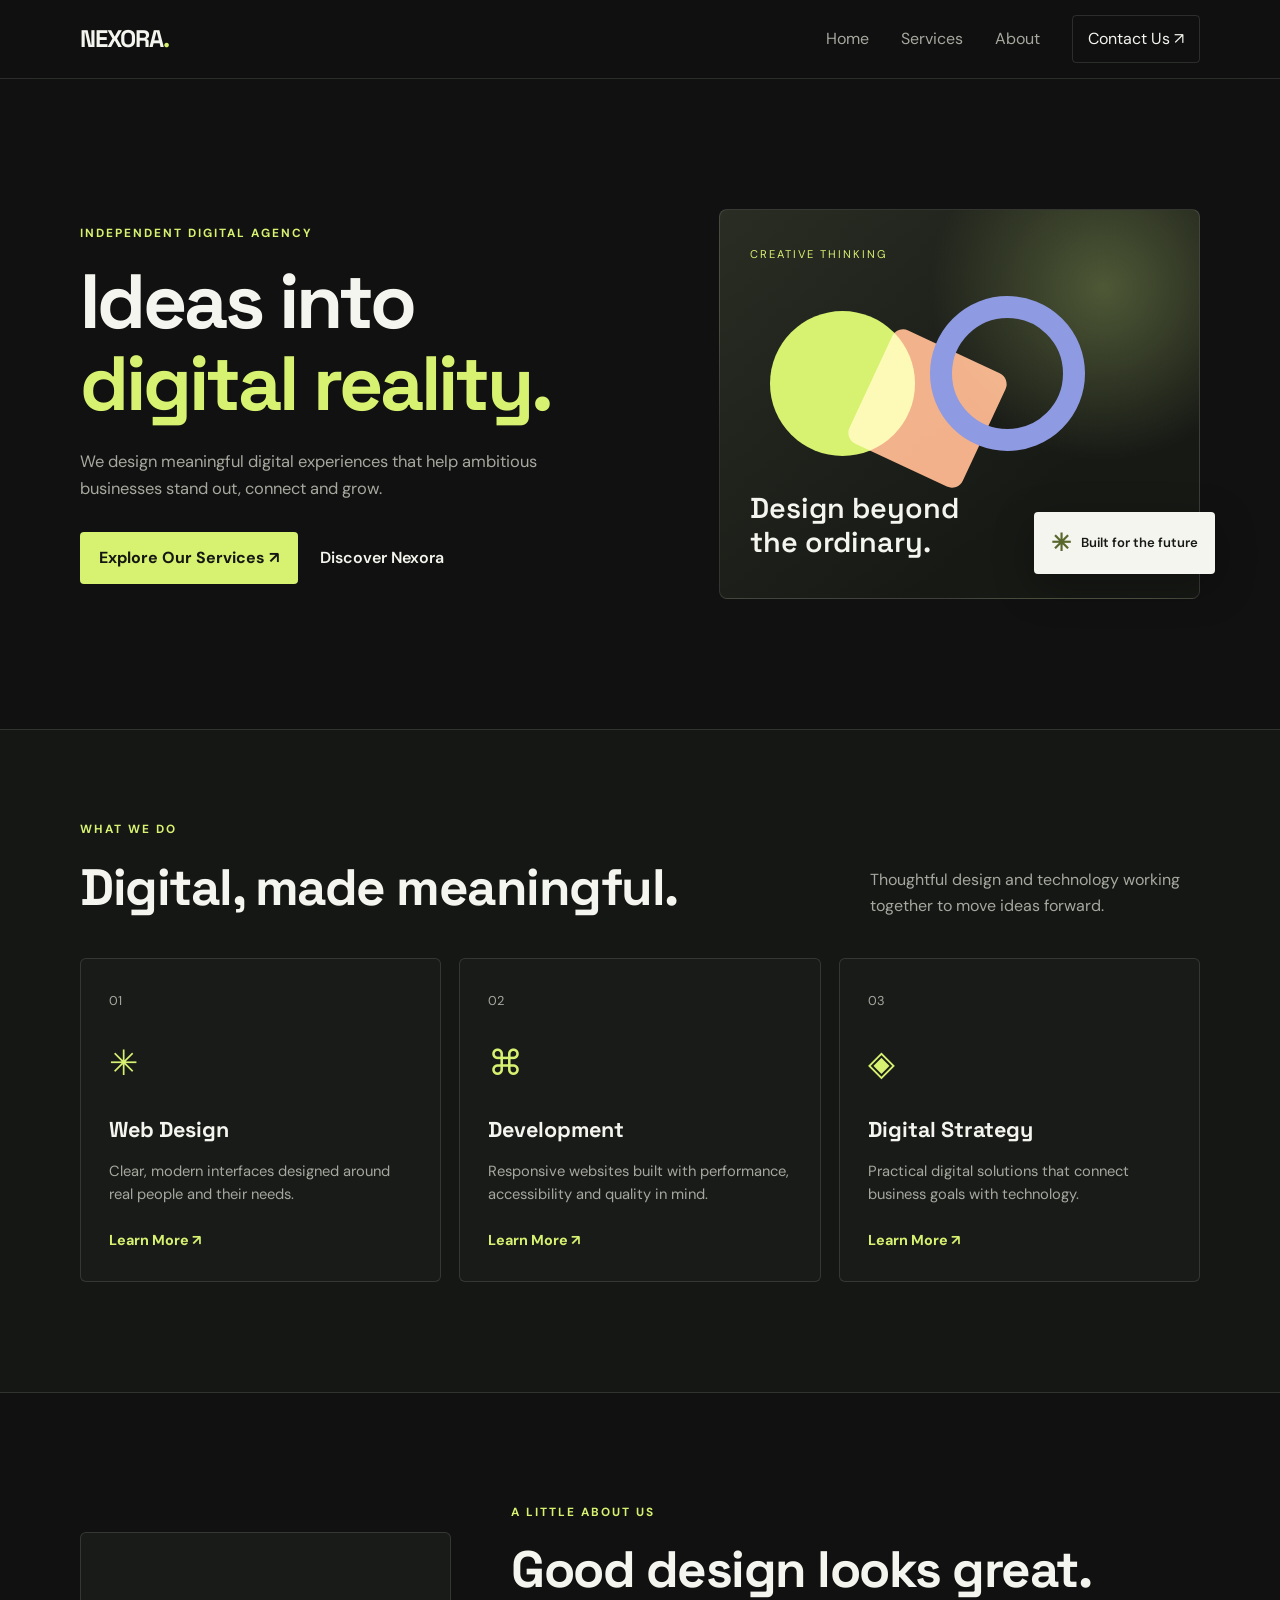
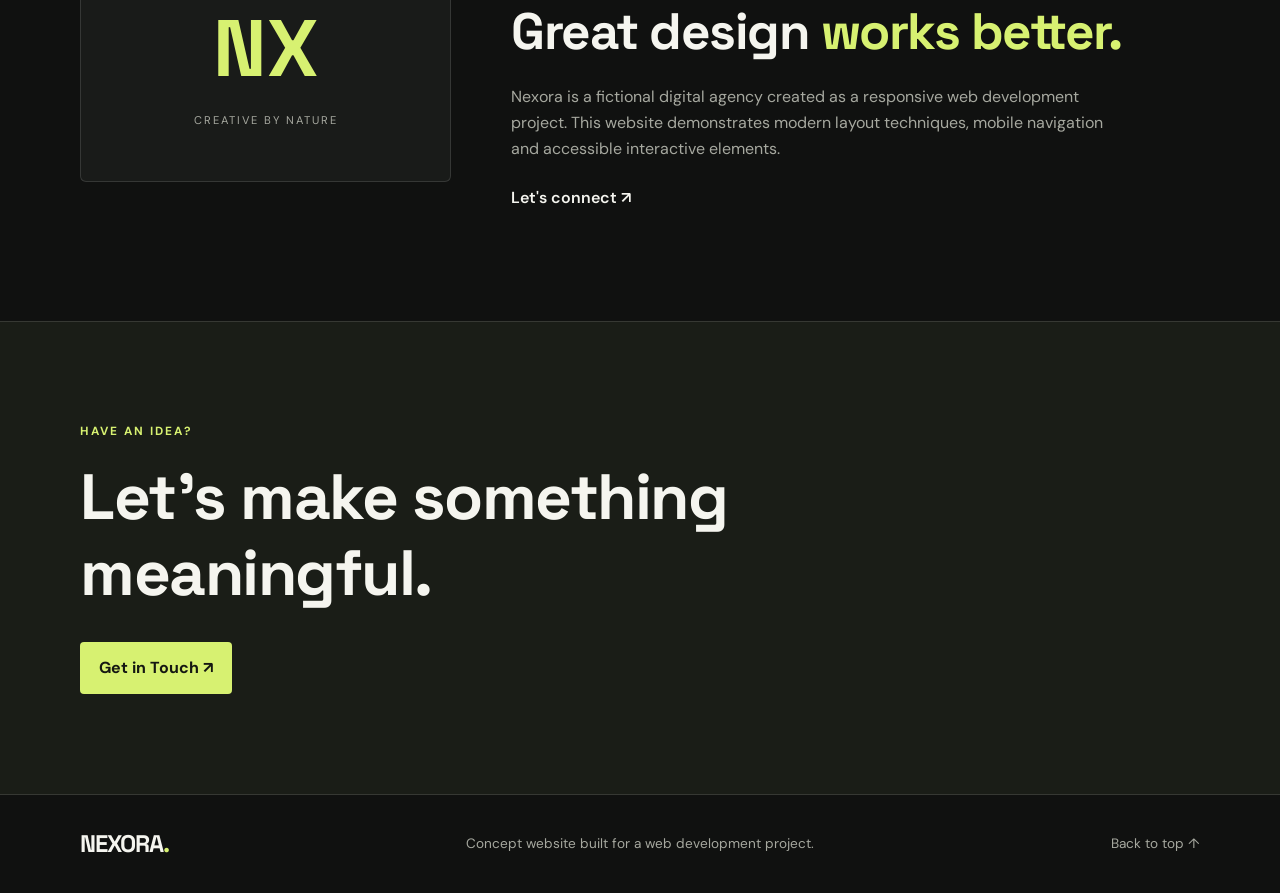
<file: Project-3-Responsive-Website/index.html>
<!DOCTYPE html>

<html lang="en">
<head>
    <meta charset="UTF-8">
    <meta name="viewport" content="width=device-width, initial-scale=1.0">


<meta name="description" content="Nexora is a creative digital agency building modern digital experiences.">

<title>Nexora — Digital Experiences</title>

<link rel="stylesheet" href="style.css">
<script src="script.js" defer></script>


</head>

<body>


<header class="site-header">
    <nav class="navbar container" aria-label="Main navigation">

        <a href="#home" class="logo">NEXORA<span>.</span></a>

        <button
            class="menu-toggle"
            id="menuToggle"
            aria-label="Open navigation menu"
            aria-expanded="false"
            aria-controls="navLinks"
        >
            <span></span>
            <span></span>
            <span></span>
        </button>

        <div class="nav-links" id="navLinks">
            <a href="#home">Home</a>
            <a href="#services">Services</a>
            <a href="#about">About</a>
            <a href="#contact" class="nav-contact">Contact Us ↗</a>
        </div>

    </nav>
</header>

<main>

    <section class="hero container" id="home">

        <div class="hero-content">
            <p class="eyebrow">INDEPENDENT DIGITAL AGENCY</p>

            <h1>
                Ideas into<br>
                <span>digital reality.</span>
            </h1>

            <p class="hero-description">
                We design meaningful digital experiences that help
                ambitious businesses stand out, connect and grow.
            </p>

            <div class="hero-actions">
                <a href="#services" class="primary-button">
                    Explore Our Services ↗
                </a>

                <a href="#about" class="secondary-link">
                    Discover Nexora
                </a>
            </div>
        </div>

        <div class="hero-visual">
            <div class="visual-card visual-card-main">
                <span class="visual-label">CREATIVE THINKING</span>

                <div class="visual-shape">
                    <div class="shape-circle"></div>
                    <div class="shape-square"></div>
                    <div class="shape-ring"></div>
                </div>

                <p>Design beyond<br>the ordinary.</p>
            </div>

            <div class="floating-badge">
                <span>✳</span>
                Built for the future
            </div>
        </div>

    </section>

    <section class="services-section" id="services">
        <div class="container">

            <div class="section-heading">
                <div>
                    <p class="eyebrow">WHAT WE DO</p>
                    <h2>Digital, made meaningful.</h2>
                </div>

                <p>
                    Thoughtful design and technology
                    working together to move ideas forward.
                </p>
            </div>

            <div class="services-grid">

                <article class="service-card">
                    <span class="service-number">01</span>
                    <div class="service-icon">✳</div>
                    <h3>Web Design</h3>
                    <p>
                        Clear, modern interfaces designed
                        around real people and their needs.
                    </p>
                    <a href="#contact">Learn More ↗</a>
                </article>

                <article class="service-card">
                    <span class="service-number">02</span>
                    <div class="service-icon">⌘</div>
                    <h3>Development</h3>
                    <p>
                        Responsive websites built with
                        performance, accessibility and quality in mind.
                    </p>
                    <a href="#contact">Learn More ↗</a>
                </article>

                <article class="service-card">
                    <span class="service-number">03</span>
                    <div class="service-icon">◈</div>
                    <h3>Digital Strategy</h3>
                    <p>
                        Practical digital solutions that
                        connect business goals with technology.
                    </p>
                    <a href="#contact">Learn More ↗</a>
                </article>

            </div>

        </div>
    </section>

    <section class="about-section container" id="about">

        <div class="about-marker">
            <span>NX</span>
            <p>CREATIVE BY NATURE</p>
        </div>

        <div class="about-content">
            <p class="eyebrow">A LITTLE ABOUT US</p>

            <h2>
                Good design looks great.<br>
                Great design <span>works better.</span>
            </h2>

            <p>
                Nexora is a fictional digital agency created as a
                responsive web development project. This website
                demonstrates modern layout techniques, mobile
                navigation and accessible interactive elements.
            </p>

            <a href="#contact" class="text-link">
                Let's connect ↗
            </a>
        </div>

    </section>

    <section class="contact-section" id="contact">
        <div class="container contact-content">
            <p class="eyebrow">HAVE AN IDEA?</p>

            <h2>Let's make something<br>meaningful.</h2>

            <a href="mailto:hello@example.com" class="primary-button">
                Get in Touch ↗
            </a>
        </div>
    </section>

</main>

<footer class="site-footer">
    <div class="container footer-content">
        <a href="#home" class="logo">NEXORA<span>.</span></a>

        <p>Concept website built for a web development project.</p>

        <a href="#home">Back to top ↑</a>
    </div>
</footer>


</body>
</html>
</file>
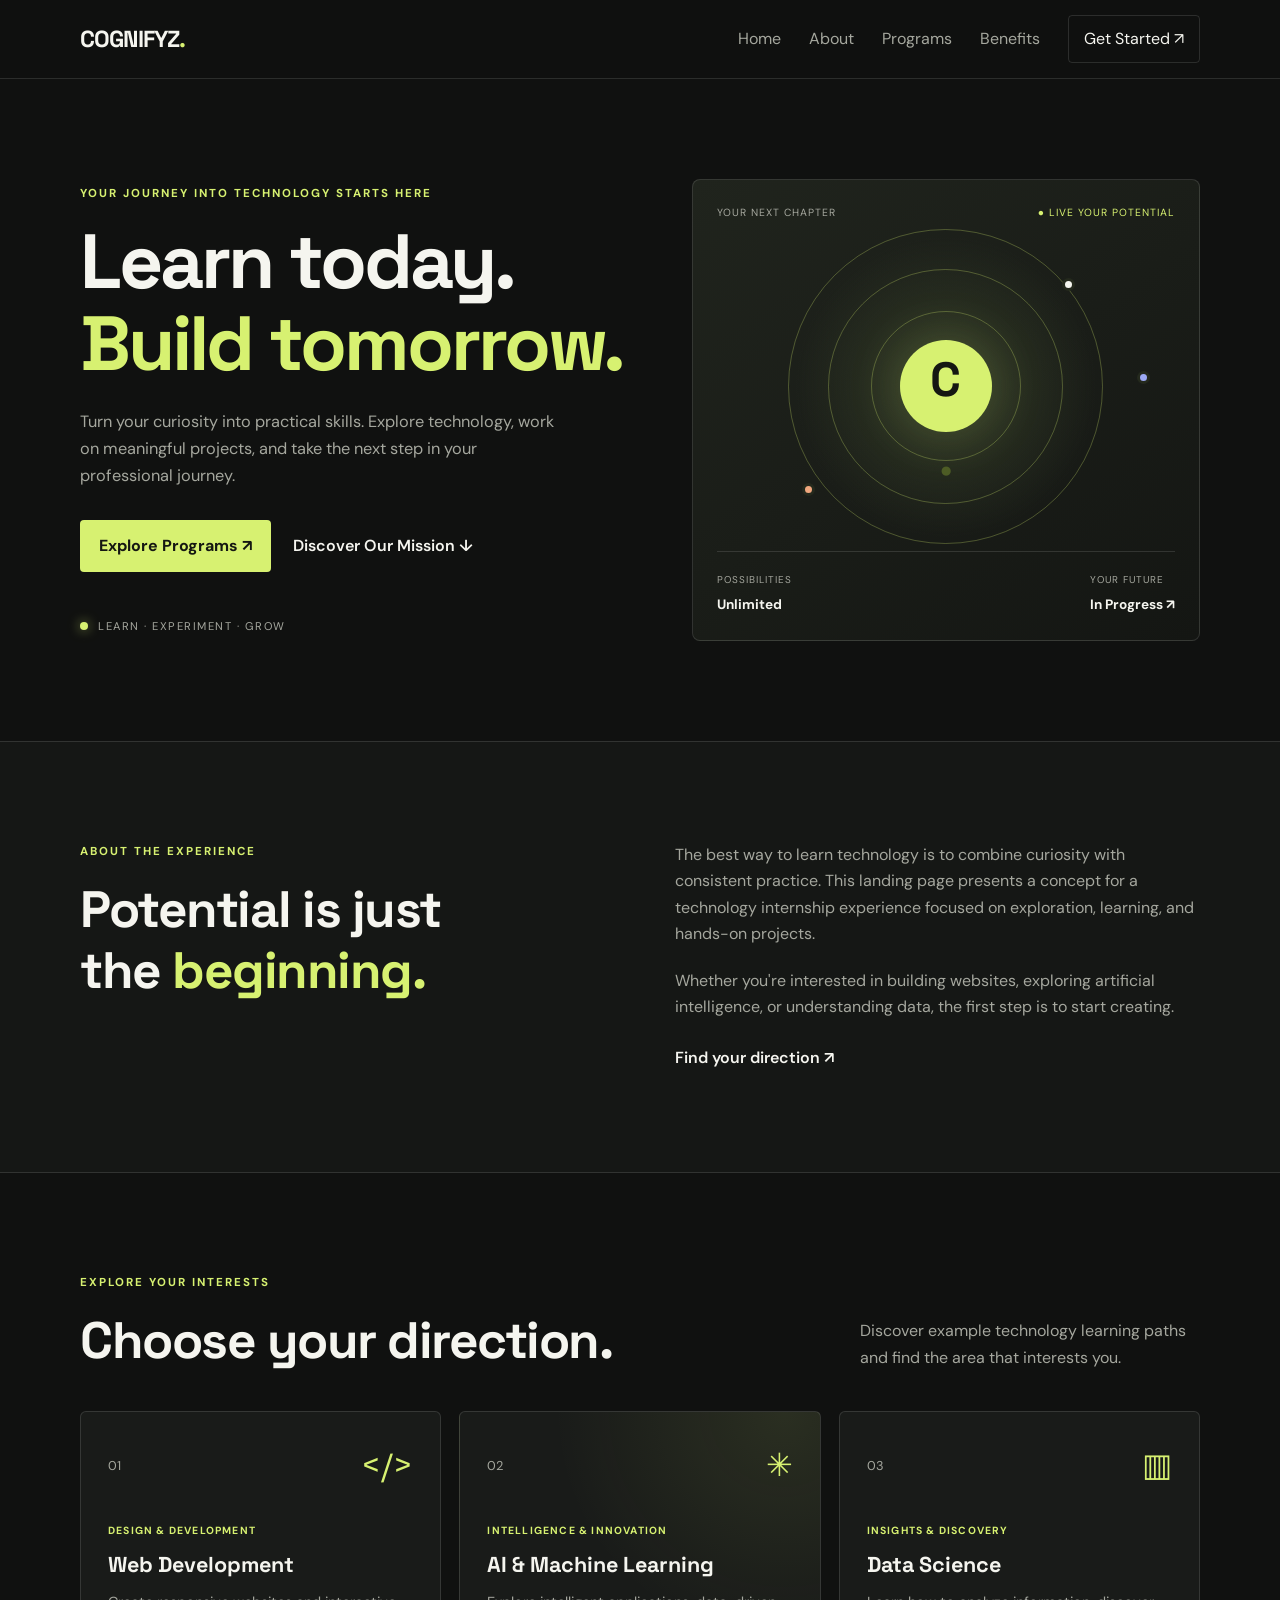
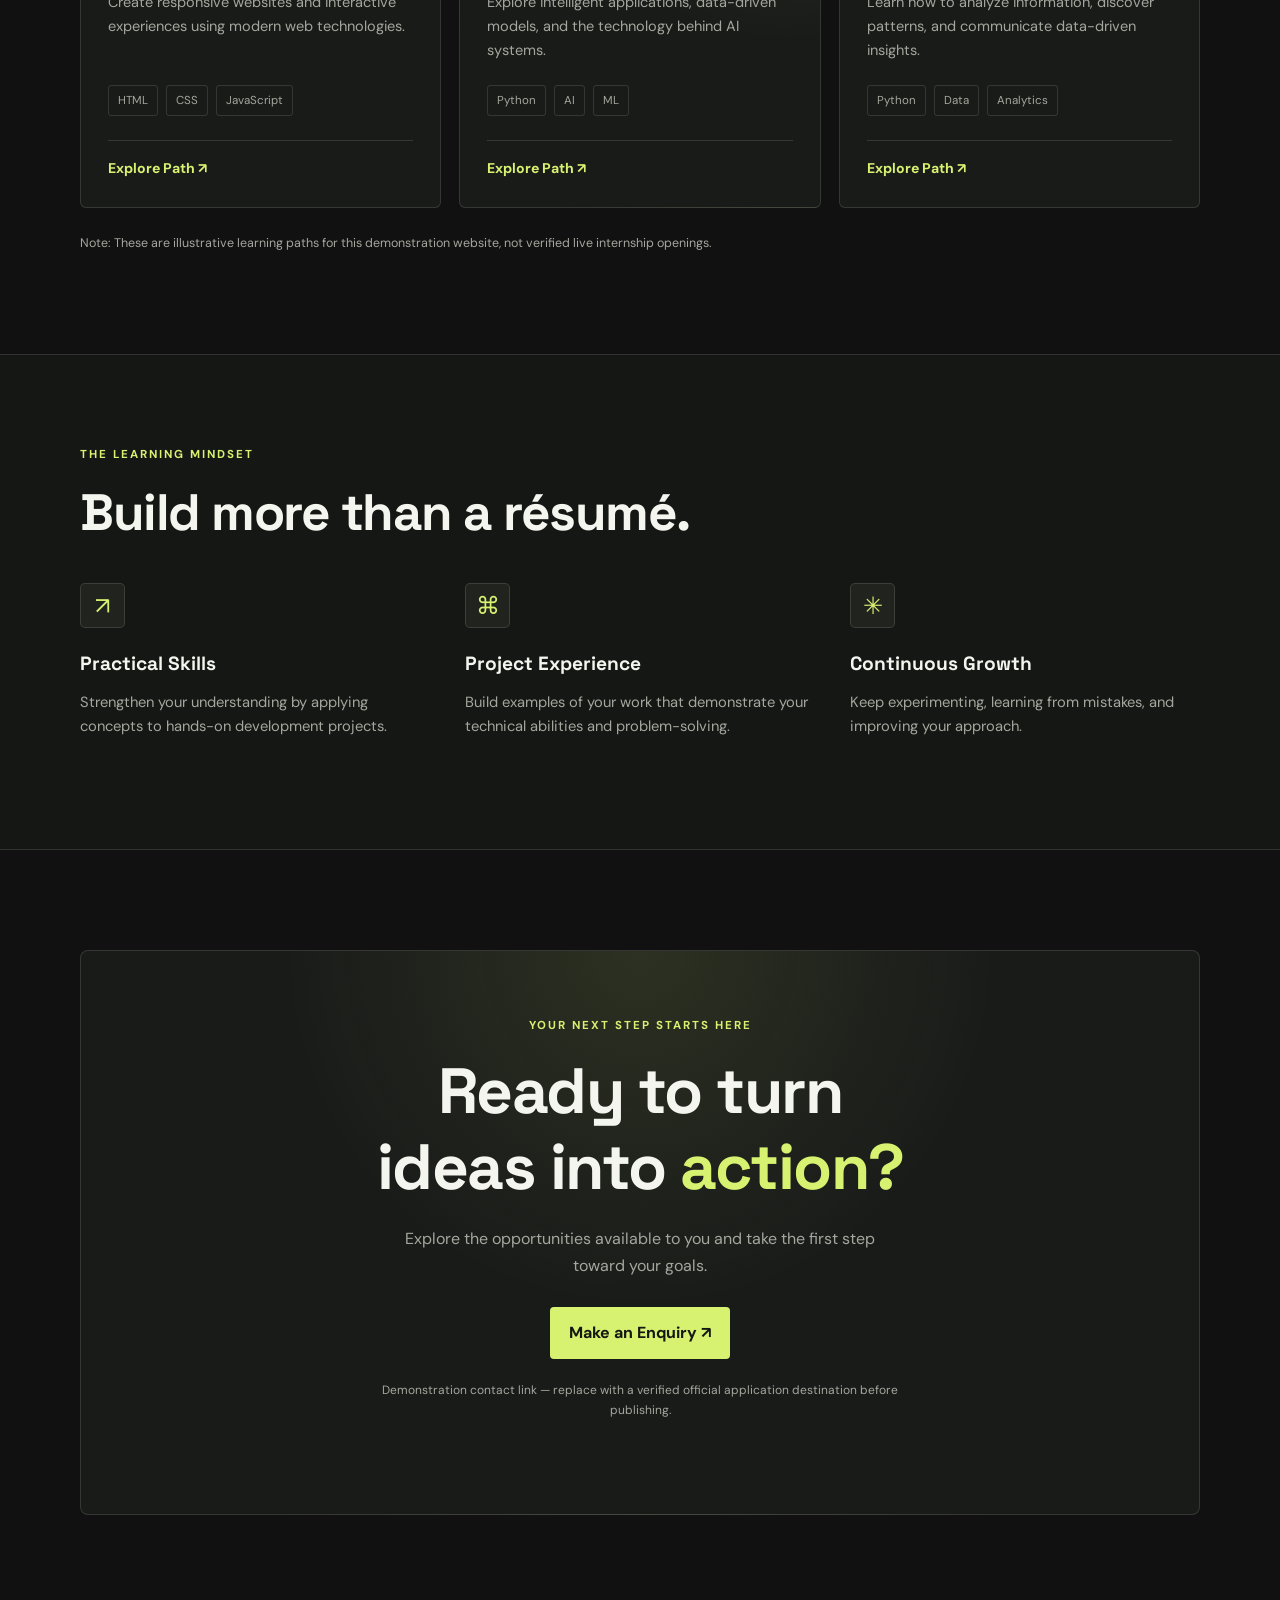
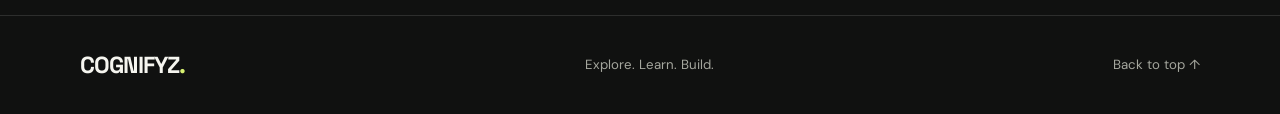
<file: Project-4-Internship-Landing-Page/index.html>
<!DOCTYPE html>

<html lang="en">
<head>
    <meta charset="UTF-8">
    <meta name="viewport" content="width=device-width, initial-scale=1.0">


<meta name="description" content="Explore technology, develop practical skills, and build projects through the Cognifyz internship landing page demo.">

<title>Cognifyz | Explore. Learn. Build.</title>

<link rel="stylesheet" href="style.css">
<script src="script.js" defer></script>


</head>

<body>


<header class="site-header">
    <nav class="navbar container" aria-label="Main navigation">

        <a href="#home" class="logo">
            COGNIFYZ<span>.</span>
        </a>

        <button
            class="menu-toggle"
            id="menuToggle"
            aria-label="Open navigation menu"
            aria-expanded="false"
            aria-controls="navLinks"
        >
            <span></span>
            <span></span>
            <span></span>
        </button>

        <div class="nav-links" id="navLinks">
            <a href="#home">Home</a>
            <a href="#about">About</a>
            <a href="#programs">Programs</a>
            <a href="#benefits">Benefits</a>
            <a href="#contact" class="nav-cta">Get Started ↗</a>
        </div>

    </nav>
</header>

<main>

    <!-- Hero -->
    <section class="hero container" id="home">

        <div class="hero-content">
            <p class="eyebrow">
                YOUR JOURNEY INTO TECHNOLOGY STARTS HERE
            </p>

            <h1>
                Learn today.<br>
                <span>Build tomorrow.</span>
            </h1>

            <p class="hero-description">
                Turn your curiosity into practical skills.
                Explore technology, work on meaningful projects,
                and take the next step in your professional journey.
            </p>

            <div class="hero-actions">
                <a href="#programs" class="primary-button">
                    Explore Programs ↗
                </a>

                <a href="#about" class="secondary-link">
                    Discover Our Mission ↓
                </a>
            </div>

            <div class="hero-note">
                <span class="status-dot"></span>
                LEARN · EXPERIMENT · GROW
            </div>
        </div>

        <div class="hero-visual">
            <div class="visual-panel">
                <div class="panel-top">
                    <span>YOUR NEXT CHAPTER</span>
                    <span class="panel-indicator">● LIVE YOUR POTENTIAL</span>
                </div>

                <div class="visual-orbit">
                    <div class="orbit orbit-one"></div>
                    <div class="orbit orbit-two"></div>
                    <div class="orbit orbit-three"></div>
                    <div class="orbit-core">C<span>.</span></div>
                    <div class="orbit-point point-one"></div>
                    <div class="orbit-point point-two"></div>
                    <div class="orbit-point point-three"></div>
                </div>

                <div class="panel-bottom">
                    <div>
                        <span class="panel-label">POSSIBILITIES</span>
                        <strong>Unlimited</strong>
                    </div>

                    <div>
                        <span class="panel-label">YOUR FUTURE</span>
                        <strong>In Progress ↗</strong>
                    </div>
                </div>
            </div>
        </div>

    </section>

    <!-- About -->
    <section class="about-section" id="about">
        <div class="container about-grid">

            <div>
                <p class="eyebrow">ABOUT THE EXPERIENCE</p>

                <h2>
                    Potential is just<br>
                    the <span>beginning.</span>
                </h2>
            </div>

            <div class="about-copy">
                <p>
                    The best way to learn technology is to combine
                    curiosity with consistent practice. This landing
                    page presents a concept for a technology internship
                    experience focused on exploration, learning, and
                    hands-on projects.
                </p>

                <p>
                    Whether you're interested in building websites,
                    exploring artificial intelligence, or understanding
                    data, the first step is to start creating.
                </p>

                <a href="#programs" class="text-link">
                    Find your direction ↗
                </a>
            </div>

        </div>
    </section>

    <!-- Programs -->
    <section class="programs-section" id="programs">
        <div class="container">

            <div class="section-heading">
                <div>
                    <p class="eyebrow">EXPLORE YOUR INTERESTS</p>
                    <h2>Choose your direction.</h2>
                </div>

                <p>
                    Discover example technology learning paths
                    and find the area that interests you.
                </p>
            </div>

            <div class="program-grid">

                <article class="program-card">
                    <div class="program-top">
                        <span class="program-number">01</span>
                        <span class="program-icon">&lt;/&gt;</span>
                    </div>

                    <p class="program-category">DESIGN & DEVELOPMENT</p>

                    <h3>Web Development</h3>

                    <p class="program-description">
                        Create responsive websites and interactive
                        experiences using modern web technologies.
                    </p>

                    <div class="program-tags">
                        <span>HTML</span>
                        <span>CSS</span>
                        <span>JavaScript</span>
                    </div>

                    <a href="#contact" class="program-link">
                        Explore Path ↗
                    </a>
                </article>

                <article class="program-card featured-card">
                    <div class="program-top">
                        <span class="program-number">02</span>
                        <span class="program-icon">✳</span>
                    </div>

                    <p class="program-category">INTELLIGENCE & INNOVATION</p>

                    <h3>AI & Machine Learning</h3>

                    <p class="program-description">
                        Explore intelligent applications, data-driven
                        models, and the technology behind AI systems.
                    </p>

                    <div class="program-tags">
                        <span>Python</span>
                        <span>AI</span>
                        <span>ML</span>
                    </div>

                    <a href="#contact" class="program-link">
                        Explore Path ↗
                    </a>
                </article>

                <article class="program-card">
                    <div class="program-top">
                        <span class="program-number">03</span>
                        <span class="program-icon">▥</span>
                    </div>

                    <p class="program-category">INSIGHTS & DISCOVERY</p>

                    <h3>Data Science</h3>

                    <p class="program-description">
                        Learn how to analyze information, discover
                        patterns, and communicate data-driven insights.
                    </p>

                    <div class="program-tags">
                        <span>Python</span>
                        <span>Data</span>
                        <span>Analytics</span>
                    </div>

                    <a href="#contact" class="program-link">
                        Explore Path ↗
                    </a>
                </article>

            </div>

            <p class="demo-note">
                Note: These are illustrative learning paths for this
                demonstration website, not verified live internship openings.
            </p>

        </div>
    </section>

    <!-- Benefits -->
    <section class="benefits-section" id="benefits">
        <div class="container">

            <div class="section-heading">
                <div>
                    <p class="eyebrow">THE LEARNING MINDSET</p>
                    <h2>Build more than a résumé.</h2>
                </div>
            </div>

            <div class="benefits-grid">

                <article class="benefit-item">
                    <span class="benefit-icon">↗</span>
                    <h3>Practical Skills</h3>
                    <p>
                        Strengthen your understanding by applying
                        concepts to hands-on development projects.
                    </p>
                </article>

                <article class="benefit-item">
                    <span class="benefit-icon">⌘</span>
                    <h3>Project Experience</h3>
                    <p>
                        Build examples of your work that demonstrate
                        your technical abilities and problem-solving.
                    </p>
                </article>

                <article class="benefit-item">
                    <span class="benefit-icon">✳</span>
                    <h3>Continuous Growth</h3>
                    <p>
                        Keep experimenting, learning from mistakes,
                        and improving your approach.
                    </p>
                </article>

            </div>

        </div>
    </section>

    <!-- Contact CTA -->
    <section class="contact-section" id="contact">
        <div class="container contact-panel">

            <p class="eyebrow">YOUR NEXT STEP STARTS HERE</p>

            <h2>
                Ready to turn<br>
                ideas into <span>action?</span>
            </h2>

            <p>
                Explore the opportunities available to you
                and take the first step toward your goals.
            </p>

            <a
                href="mailto:hello@example.com?subject=Internship%20Enquiry"
                class="primary-button"
            >
                Make an Enquiry ↗
            </a>

            <p class="contact-note">
                Demonstration contact link — replace with a verified
                official application destination before publishing.
            </p>

        </div>
    </section>

</main>

<footer class="site-footer">
    <div class="container footer-content">

        <a href="#home" class="logo">COGNIFYZ<span>.</span></a>

        <p>Explore. Learn. Build.</p>

        <a href="#home" class="back-to-top">Back to top ↑</a>

    </div>
</footer>


</body>
</html>
</file>
<file: Project-3-Responsive-Website/style.css>
@import url('https://fonts.googleapis.com/css2?family=DM+Sans:wght@400;500;600;700&family=Space+Grotesk:wght@400;500;600;700&display=swap');

:root {
--background: #101110;
--surface: #191b19;
--text: #f5f5ef;
--muted: #a6a89f;
--accent: #d7f171;
--border: rgba(255, 255, 255, 0.12);
}

* {
  margin: 0;
  padding: 0;
  box-sizing: border-box;
  }

html {
scroll-behavior: smooth;
scroll-padding-top: 90px;
}

body {
background: var(--background);
color: var(--text);
font-family: 'DM Sans', sans-serif;
line-height: 1.6;
}

a {
color: inherit;
text-decoration: none;
}

button {
font: inherit;
}

.container {
width: min(1120px, 88%);
margin-inline: auto;
}

.site-header {
position: sticky;
top: 0;
z-index: 100;
background: rgba(16, 17, 16, 0.93);
backdrop-filter: blur(14px);
border-bottom: 1px solid var(--border);
}

.navbar {
min-height: 78px;
display: flex;
align-items: center;
justify-content: space-between;
}

.logo {
color: var(--text);
font-family: 'Space Grotesk', sans-serif;
font-size: 1.5rem;
font-weight: 700;
letter-spacing: -1px;
}

.logo span,
.hero h1 span,
.about-content h2 span {
color: var(--accent);
}

.nav-links {
display: flex;
align-items: center;
gap: 32px;
}

.nav-links > a {
color: var(--muted);
transition: color 0.2s ease;
}

.nav-links > a:hover {
color: var(--accent);
}

.nav-links .nav-contact {
color: var(--text);
border: 1px solid var(--border);
border-radius: 4px;
padding: 10px 15px;
}

.menu-toggle {
display: none;
}

.hero {
min-height: 650px;
padding-block: 100px;
display: grid;
grid-template-columns: 1.1fr 0.9fr;
align-items: center;
gap: 50px;
}

.eyebrow {
color: var(--accent);
font-size: 0.74rem;
font-weight: 700;
letter-spacing: 2px;
margin-bottom: 18px;
}

.hero h1 {
font-family: 'Space Grotesk', sans-serif;
font-size: clamp(3.3rem, 6vw, 5.7rem);
line-height: 1.06;
letter-spacing: -3px;
}

.hero-description {
max-width: 470px;
margin: 25px 0 30px;
color: var(--muted);
font-size: 1.03rem;
}

.hero-actions {
display: flex;
flex-wrap: wrap;
align-items: center;
gap: 22px;
}

.primary-button {
display: inline-block;
padding: 13px 19px;
background: var(--accent);
color: #151712;
font-weight: 700;
border-radius: 4px;
transition: transform 0.2s ease;
}

.primary-button:hover {
color: #151712;
transform: translateY(-3px);
}

.secondary-link,
.text-link {
color: var(--text);
font-weight: 600;
}

.secondary-link:hover,
.text-link:hover {
color: var(--accent);
}

.hero-visual {
position: relative;
min-width: 0;
}

.visual-card-main {
min-height: 390px;
padding: 30px;
background:
radial-gradient(circle at 80% 20%, #4e5836 0, transparent 35%),
linear-gradient(140deg, #292d23, #171915 70%);
border: 1px solid var(--border);
border-radius: 8px;
overflow: hidden;
}

.visual-label {
color: var(--accent);
font-size: 0.7rem;
letter-spacing: 2px;
}

.visual-shape {
position: relative;
height: 210px;
margin-top: 15px;
}

.shape-circle {
position: absolute;
width: 145px;
height: 145px;
top: 30px;
left: 20px;
background: var(--accent);
border-radius: 50%;
}

.shape-square {
position: absolute;
width: 125px;
height: 125px;
top: 65px;
left: 115px;
background: #f0a77e;
transform: rotate(25deg);
border-radius: 12px;
mix-blend-mode: screen;
}

.shape-ring {
position: absolute;
width: 155px;
height: 155px;
top: 15px;
left: 180px;
border: 22px solid #8e9ae2;
border-radius: 50%;
}

.visual-card-main > p {
font-family: 'Space Grotesk', sans-serif;
font-size: 1.8rem;
font-weight: 600;
line-height: 1.2;
}

.floating-badge {
position: absolute;
right: -15px;
bottom: 25px;
display: flex;
align-items: center;
gap: 10px;
padding: 12px 17px;
background: #f5f5ef;
color: #171915;
border-radius: 4px;
font-size: 0.82rem;
font-weight: 600;
box-shadow: 0 12px 40px rgba(0, 0, 0, 0.3);
}

.floating-badge span {
color: #59672d;
font-size: 1.5rem;
}

.services-section {
padding: 90px 0 110px;
background: #151715;
border-block: 1px solid var(--border);
}

.section-heading {
display: flex;
align-items: end;
justify-content: space-between;
gap: 30px;
margin-bottom: 40px;
}

.section-heading h2,
.about-content h2,
.contact-content h2 {
font-family: 'Space Grotesk', sans-serif;
font-size: clamp(2rem, 4vw, 3.4rem);
line-height: 1.2;
letter-spacing: -1.5px;
}

.section-heading > p {
max-width: 330px;
color: var(--muted);
}

.services-grid {
display: grid;
grid-template-columns: repeat(3, minmax(0, 1fr));
gap: 18px;
}

.service-card {
position: relative;
min-height: 300px;
padding: 28px;
background: var(--surface);
border: 1px solid var(--border);
border-radius: 6px;
transition: transform 0.25s ease, border-color 0.25s ease;
}

.service-card:hover {
transform: translateY(-5px);
border-color: rgba(215, 241, 113, 0.5);
}

.service-number {
color: var(--muted);
font-size: 0.8rem;
}

.service-icon {
margin: 22px 0;
color: var(--accent);
font-size: 2.2rem;
}

.service-card h3 {
margin-bottom: 12px;
font-family: 'Space Grotesk', sans-serif;
font-size: 1.35rem;
}

.service-card p {
margin-bottom: 20px;
color: var(--muted);
font-size: 0.92rem;
}

.service-card > a {
color: var(--accent);
font-size: 0.9rem;
font-weight: 700;
}

.about-section {
padding-block: 110px;
display: grid;
grid-template-columns: 0.7fr 1.3fr;
gap: 60px;
align-items: center;
}

.about-marker {
min-height: 250px;
display: flex;
flex-direction: column;
align-items: center;
justify-content: center;
background: var(--surface);
border: 1px solid var(--border);
border-radius: 6px;
}

.about-marker span {
color: var(--accent);
font-family: 'Space Grotesk', sans-serif;
font-size: 5rem;
font-weight: 700;
}

.about-marker p {
color: var(--muted);
font-size: 0.7rem;
letter-spacing: 2px;
}

.about-content h2 {
margin-bottom: 22px;
}

.about-content > p:not(.eyebrow) {
max-width: 600px;
margin-bottom: 24px;
color: var(--muted);
}

.contact-section {
padding: 100px 0;
background: #1a1d17;
border-block: 1px solid var(--border);
}

.contact-content h2 {
margin-bottom: 30px;
font-size: clamp(2.5rem, 5vw, 4.5rem);
}

.site-footer {
padding: 30px 0;
}

.footer-content {
display: flex;
justify-content: space-between;
align-items: center;
gap: 24px;
}

.footer-content p,
.footer-content > a:last-child {
color: var(--muted);
font-size: 0.85rem;
}

/* Tablet layout */
@media (max-width: 900px) {
.hero {
grid-template-columns: 1fr;
gap: 50px;
padding-block: 80px;
}


.hero-visual {
    max-width: 600px;
    width: 100%;
}

.about-section {
    grid-template-columns: 1fr;
    gap: 35px;
}

.about-marker {
    min-height: 200px;
}

.services-grid {
    grid-template-columns: repeat(2, minmax(0, 1fr));
}


}

/* Mobile navigation and layout */
@media (max-width: 640px) {
.container {
width: 90%;
}


.navbar {
    min-height: 70px;
}

.menu-toggle {
    width: 43px;
    height: 43px;
    display: flex;
    flex-direction: column;
    align-items: center;
    justify-content: center;
    gap: 5px;
    background: transparent;
    border: 1px solid var(--border);
    border-radius: 4px;
    cursor: pointer;
}

.menu-toggle span {
    width: 19px;
    height: 2px;
    background: var(--text);
    transition: transform 0.2s ease, opacity 0.2s ease;
}

.menu-toggle[aria-expanded="true"] span:first-child {
    transform: translateY(7px) rotate(45deg);
}

.menu-toggle[aria-expanded="true"] span:nth-child(2) {
    opacity: 0;
}

.menu-toggle[aria-expanded="true"] span:last-child {
    transform: translateY(-7px) rotate(-45deg);
}

.nav-links {
    position: absolute;
    top: 69px;
    left: 0;
    right: 0;
    display: none;
    flex-direction: column;
    align-items: stretch;
    gap: 0;
    padding: 12px 5% 22px;
    background: #151715;
    border-bottom: 1px solid var(--border);
}

.nav-links.open {
    display: flex;
}

.nav-links > a {
    padding: 13px 0;
}

.nav-links .nav-contact {
    margin-top: 8px;
    padding: 11px;
    text-align: center;
}

.hero {
    padding-block: 75px;
}

.hero h1 {
    font-size: clamp(3rem, 12vw, 4.3rem);
    letter-spacing: -2px;
}

.hero-description {
    font-size: 0.96rem;
}

.hero-actions {
    align-items: flex-start;
    flex-direction: column;
    gap: 18px;
}

.visual-card-main {
    min-height: 330px;
    padding: 22px;
}

.visual-shape {
    transform: scale(0.8);
    transform-origin: left top;
}

.visual-card-main > p {
    font-size: 1.5rem;
}

.floating-badge {
    right: -5px;
    bottom: 15px;
    font-size: 0.7rem;
}

.services-section {
    padding: 70px 0;
}

.section-heading {
    align-items: flex-start;
    flex-direction: column;
    gap: 15px;
}

.services-grid {
    grid-template-columns: 1fr;
}

.service-card {
    min-height: auto;
}

.about-section {
    padding-block: 75px;
}

.contact-section {
    padding: 75px 0;
}

.footer-content {
    align-items: flex-start;
    flex-direction: column;
    gap: 14px;
}


}

@media (prefers-reduced-motion: reduce) {
html {
scroll-behavior: auto;
}


*,
*::before,
*::after {
    transition-duration: 0.01ms !important;
}


}
</file>
<file: Project-4-Internship-Landing-Page/style.css>
@import url('https://fonts.googleapis.com/css2?family=DM+Sans:wght@400;500;600;700&family=Space+Grotesk:wght@400;500;600;700&display=swap');

:root {
--background: #101110;
--surface: #191b19;
--surface-light: #20231e;
--text: #f5f5ef;
--muted: #a5a79e;
--accent: #d7f171;
--border: rgba(255, 255, 255, 0.12);
}

* {
  margin: 0;
  padding: 0;
  box-sizing: border-box;
  }

html {
scroll-behavior: smooth;
scroll-padding-top: 90px;
}

body {
background: var(--background);
color: var(--text);
font-family: 'DM Sans', sans-serif;
line-height: 1.65;
}

a {
color: inherit;
text-decoration: none;
}

button {
font: inherit;
}

.container {
width: min(1120px, 88%);
margin-inline: auto;
}

.site-header {
position: sticky;
top: 0;
z-index: 100;
background: rgba(16, 17, 16, 0.93);
backdrop-filter: blur(14px);
border-bottom: 1px solid var(--border);
}

.navbar {
min-height: 78px;
display: flex;
justify-content: space-between;
align-items: center;
}

.logo {
color: var(--text);
font-family: 'Space Grotesk', sans-serif;
font-size: 1.45rem;
font-weight: 700;
letter-spacing: -1px;
}

.logo span,
.hero h1 span,
.about-grid h2 span,
.contact-panel h2 span {
color: var(--accent);
}

.nav-links {
display: flex;
align-items: center;
gap: 28px;
}

.nav-links > a {
color: var(--muted);
transition: color 0.2s ease;
}

.nav-links > a:hover {
color: var(--accent);
}

.nav-links .nav-cta {
padding: 10px 15px;
color: var(--text);
border: 1px solid var(--border);
border-radius: 4px;
}

.menu-toggle {
display: none;
}

.hero {
min-height: 650px;
padding-block: 100px;
display: grid;
grid-template-columns: 1.05fr 0.95fr;
align-items: center;
gap: 50px;
}

.eyebrow {
color: var(--accent);
font-size: 0.72rem;
font-weight: 700;
letter-spacing: 2px;
margin-bottom: 18px;
}

.hero h1 {
font-family: 'Space Grotesk', sans-serif;
font-size: clamp(3.2rem, 6vw, 5.7rem);
line-height: 1.06;
letter-spacing: -3px;
}

.hero-description {
max-width: 480px;
margin: 25px 0 30px;
color: var(--muted);
font-size: 1.02rem;
}

.hero-actions {
display: flex;
align-items: center;
flex-wrap: wrap;
gap: 22px;
}

.primary-button {
display: inline-block;
padding: 13px 19px;
background: var(--accent);
color: #151712;
font-weight: 700;
border-radius: 4px;
transition: transform 0.2s ease, box-shadow 0.2s ease;
}

.primary-button:hover {
color: #151712;
transform: translateY(-3px);
box-shadow: 0 8px 25px rgba(215, 241, 113, 0.12);
}

.secondary-link,
.text-link {
color: var(--text);
font-weight: 600;
}

.secondary-link:hover,
.text-link:hover {
color: var(--accent);
}

.hero-note {
display: flex;
align-items: center;
gap: 10px;
margin-top: 45px;
color: var(--muted);
font-size: 0.7rem;
letter-spacing: 1.5px;
}

.status-dot {
width: 8px;
height: 8px;
background: var(--accent);
border-radius: 50%;
box-shadow: 0 0 12px rgba(215, 241, 113, 0.6);
}

.hero-visual {
min-width: 0;
}

.visual-panel {
padding: 24px;
background:
radial-gradient(circle at 50% 45%, #333c27 0, transparent 42%),
linear-gradient(145deg, #20241d, #141613);
border: 1px solid var(--border);
border-radius: 8px;
overflow: hidden;
}

.panel-top,
.panel-bottom {
display: flex;
justify-content: space-between;
gap: 12px;
}

.panel-top {
color: var(--muted);
font-size: 0.65rem;
letter-spacing: 1px;
}

.panel-indicator {
color: var(--accent);
}

.visual-orbit {
position: relative;
min-height: 330px;
display: grid;
place-items: center;
}

.orbit {
position: absolute;
border: 1px solid rgba(215, 241, 113, 0.28);
border-radius: 50%;
}

.orbit-one {
width: 150px;
height: 150px;
}

.orbit-two {
width: 235px;
height: 235px;
}

.orbit-three {
width: 315px;
height: 315px;
}

.orbit-core {
z-index: 1;
width: 92px;
height: 92px;
display: grid;
place-items: center;
background: var(--accent);
color: #151712;
border-radius: 50%;
font-family: 'Space Grotesk', sans-serif;
font-size: 3rem;
font-weight: 700;
box-shadow: 0 0 55px rgba(215, 241, 113, 0.2);
}

.orbit-core span {
color: #4d5c25;
}

.orbit-point {
position: absolute;
z-index: 2;
width: 13px;
height: 13px;
background: #f5f5ef;
border: 3px solid #24291d;
border-radius: 50%;
}

.point-one {
top: 57px;
right: 100px;
}

.point-two {
bottom: 55px;
left: 85px;
background: #f0a77e;
}

.point-three {
top: 150px;
right: 25px;
background: #9ca9f3;
}

.panel-bottom {
padding-top: 20px;
border-top: 1px solid var(--border);
}

.panel-bottom > div {
display: flex;
flex-direction: column;
}

.panel-label {
color: var(--muted);
font-size: 0.62rem;
letter-spacing: 1px;
}

.panel-bottom strong {
margin-top: 5px;
font-size: 0.85rem;
}

.about-section {
padding-block: 100px;
background: #151715;
border-block: 1px solid var(--border);
}

.about-grid {
display: grid;
grid-template-columns: 1fr 1fr;
align-items: start;
gap: 70px;
}

.about-grid h2,
.section-heading h2,
.contact-panel h2 {
font-family: 'Space Grotesk', sans-serif;
font-size: clamp(2.2rem, 4vw, 3.5rem);
line-height: 1.2;
letter-spacing: -1.5px;
}

.about-copy p {
margin-bottom: 20px;
color: var(--muted);
}

.text-link {
display: inline-block;
margin-top: 5px;
}

.programs-section {
padding-block: 100px;
}

.section-heading {
display: flex;
justify-content: space-between;
align-items: end;
gap: 30px;
margin-bottom: 40px;
}

.section-heading > p {
max-width: 340px;
color: var(--muted);
}

.program-grid {
display: grid;
grid-template-columns: repeat(3, minmax(0, 1fr));
gap: 18px;
}

.program-card {
display: flex;
flex-direction: column;
min-width: 0;
padding: 27px;
background: var(--surface);
border: 1px solid var(--border);
border-radius: 6px;
transition: transform 0.25s ease, border-color 0.25s ease;
}

.program-card:hover {
transform: translateY(-5px);
border-color: rgba(215, 241, 113, 0.5);
}

.featured-card {
background:
radial-gradient(circle at 90% 0%, rgba(215, 241, 113, 0.09), transparent 45%),
var(--surface);
}

.program-top {
display: flex;
align-items: center;
justify-content: space-between;
margin-bottom: 30px;
}

.program-number {
color: var(--muted);
font-size: 0.8rem;
}

.program-icon {
color: var(--accent);
font-family: 'Space Grotesk', sans-serif;
font-size: 2rem;
}

.program-category {
color: var(--accent);
font-size: 0.65rem;
font-weight: 700;
letter-spacing: 1.2px;
}

.program-card h3 {
margin: 12px 0;
font-family: 'Space Grotesk', sans-serif;
font-size: 1.35rem;
line-height: 1.3;
}

.program-description {
margin-bottom: 22px;
color: var(--muted);
font-size: 0.91rem;
}

.program-tags {
display: flex;
flex-wrap: wrap;
gap: 8px;
margin-top: auto;
margin-bottom: 24px;
}

.program-tags span {
padding: 5px 9px;
color: var(--muted);
font-size: 0.72rem;
border: 1px solid var(--border);
border-radius: 3px;
}

.program-link {
padding-top: 16px;
color: var(--accent);
font-size: 0.88rem;
font-weight: 700;
border-top: 1px solid var(--border);
}

.demo-note {
margin-top: 25px;
color: var(--muted);
font-size: 0.78rem;
}

.benefits-section {
padding-block: 90px 110px;
background: #151715;
border-block: 1px solid var(--border);
}

.benefits-grid {
display: grid;
grid-template-columns: repeat(3, minmax(0, 1fr));
gap: 35px;
margin-top: 40px;
}

.benefit-icon {
display: inline-grid;
place-items: center;
width: 45px;
height: 45px;
margin-bottom: 20px;
color: var(--accent);
background: var(--surface-light);
border: 1px solid var(--border);
border-radius: 5px;
font-size: 1.5rem;
}

.benefit-item h3 {
margin-bottom: 10px;
font-family: 'Space Grotesk', sans-serif;
font-size: 1.2rem;
}

.benefit-item p {
color: var(--muted);
font-size: 0.92rem;
}

.contact-section {
padding-block: 100px;
}

.contact-panel {
padding: 65px 35px;
text-align: center;
background:
radial-gradient(circle at 50% 0%, rgba(215, 241, 113, 0.1), transparent 45%),
var(--surface);
border: 1px solid var(--border);
border-radius: 8px;
}

.contact-panel h2 {
margin-bottom: 20px;
font-size: clamp(2.5rem, 5vw, 4.5rem);
}

.contact-panel > p:not(.eyebrow) {
max-width: 520px;
margin: 0 auto 28px;
color: var(--muted);
}

.contact-note {
margin-top: 22px !important;
font-size: 0.75rem;
}

.site-footer {
padding-block: 30px;
border-top: 1px solid var(--border);
}

.footer-content {
display: flex;
justify-content: space-between;
align-items: center;
gap: 20px;
}

.footer-content p,
.back-to-top {
color: var(--muted);
font-size: 0.83rem;
}

.back-to-top:hover {
color: var(--accent);
}

/* Tablet */
@media (max-width: 900px) {
.hero {
grid-template-columns: 1fr;
padding-block: 80px;
gap: 45px;
}


.hero-visual {
    max-width: 600px;
}

.about-grid {
    gap: 35px;
}

.program-grid {
    grid-template-columns: repeat(2, minmax(0, 1fr));
}

.program-card:last-child {
    grid-column: 1 / -1;
}


}

/* Mobile */
@media (max-width: 640px) {
.container {
width: 90%;
}


.navbar {
    min-height: 70px;
}

.menu-toggle {
    width: 43px;
    height: 43px;
    display: flex;
    flex-direction: column;
    justify-content: center;
    align-items: center;
    gap: 5px;
    background: transparent;
    border: 1px solid var(--border);
    border-radius: 4px;
    cursor: pointer;
}

.menu-toggle span {
    width: 19px;
    height: 2px;
    background: var(--text);
    transition: transform 0.2s ease, opacity 0.2s ease;
}

.menu-toggle[aria-expanded="true"] span:first-child {
    transform: translateY(7px) rotate(45deg);
}

.menu-toggle[aria-expanded="true"] span:nth-child(2) {
    opacity: 0;
}

.menu-toggle[aria-expanded="true"] span:last-child {
    transform: translateY(-7px) rotate(-45deg);
}

.nav-links {
    position: absolute;
    top: 69px;
    left: 0;
    right: 0;
    display: none;
    flex-direction: column;
    align-items: stretch;
    gap: 0;
    padding: 12px 5% 22px;
    background: #151715;
    border-bottom: 1px solid var(--border);
}

.nav-links.open {
    display: flex;
}

.nav-links > a {
    padding: 12px 0;
}

.nav-links .nav-cta {
    margin-top: 8px;
    padding: 11px;
    text-align: center;
}

.hero {
    padding-block: 70px;
}

.hero h1 {
    font-size: clamp(3rem, 12vw, 4.2rem);
    letter-spacing: -2px;
}

.hero-description {
    font-size: 0.95rem;
}

.hero-actions {
    align-items: flex-start;
    flex-direction: column;
    gap: 18px;
}

.hero-note {
    margin-top: 32px;
    font-size: 0.62rem;
}

.visual-panel {
    padding: 16px;
}

.panel-top {
    flex-direction: column;
}

.visual-orbit {
    min-height: 285px;
    transform: scale(0.9);
}

.orbit-three {
    width: 280px;
    height: 280px;
}

.orbit-two {
    width: 210px;
    height: 210px;
}

.orbit-one {
    width: 135px;
    height: 135px;
}

.point-one {
    right: 35px;
}

.point-three {
    right: 0;
}

.about-section,
.programs-section,
.benefits-section {
    padding-block: 70px;
}

.about-grid {
    grid-template-columns: 1fr;
    gap: 25px;
}

.section-heading {
    align-items: flex-start;
    flex-direction: column;
    gap: 15px;
}

.program-grid,
.benefits-grid {
    grid-template-columns: 1fr;
}

.program-card:last-child {
    grid-column: auto;
}

.benefits-grid {
    gap: 30px;
}

.contact-section {
    padding-block: 65px;
}

.contact-panel {
    padding: 50px 20px;
}

.footer-content {
    align-items: flex-start;
    flex-direction: column;
    gap: 12px;
}


}

@media (prefers-reduced-motion: reduce) {
html {
scroll-behavior: auto;
}


*,
*::before,
*::after {
    transition-duration: 0.01ms !important;
}


}
</file>
